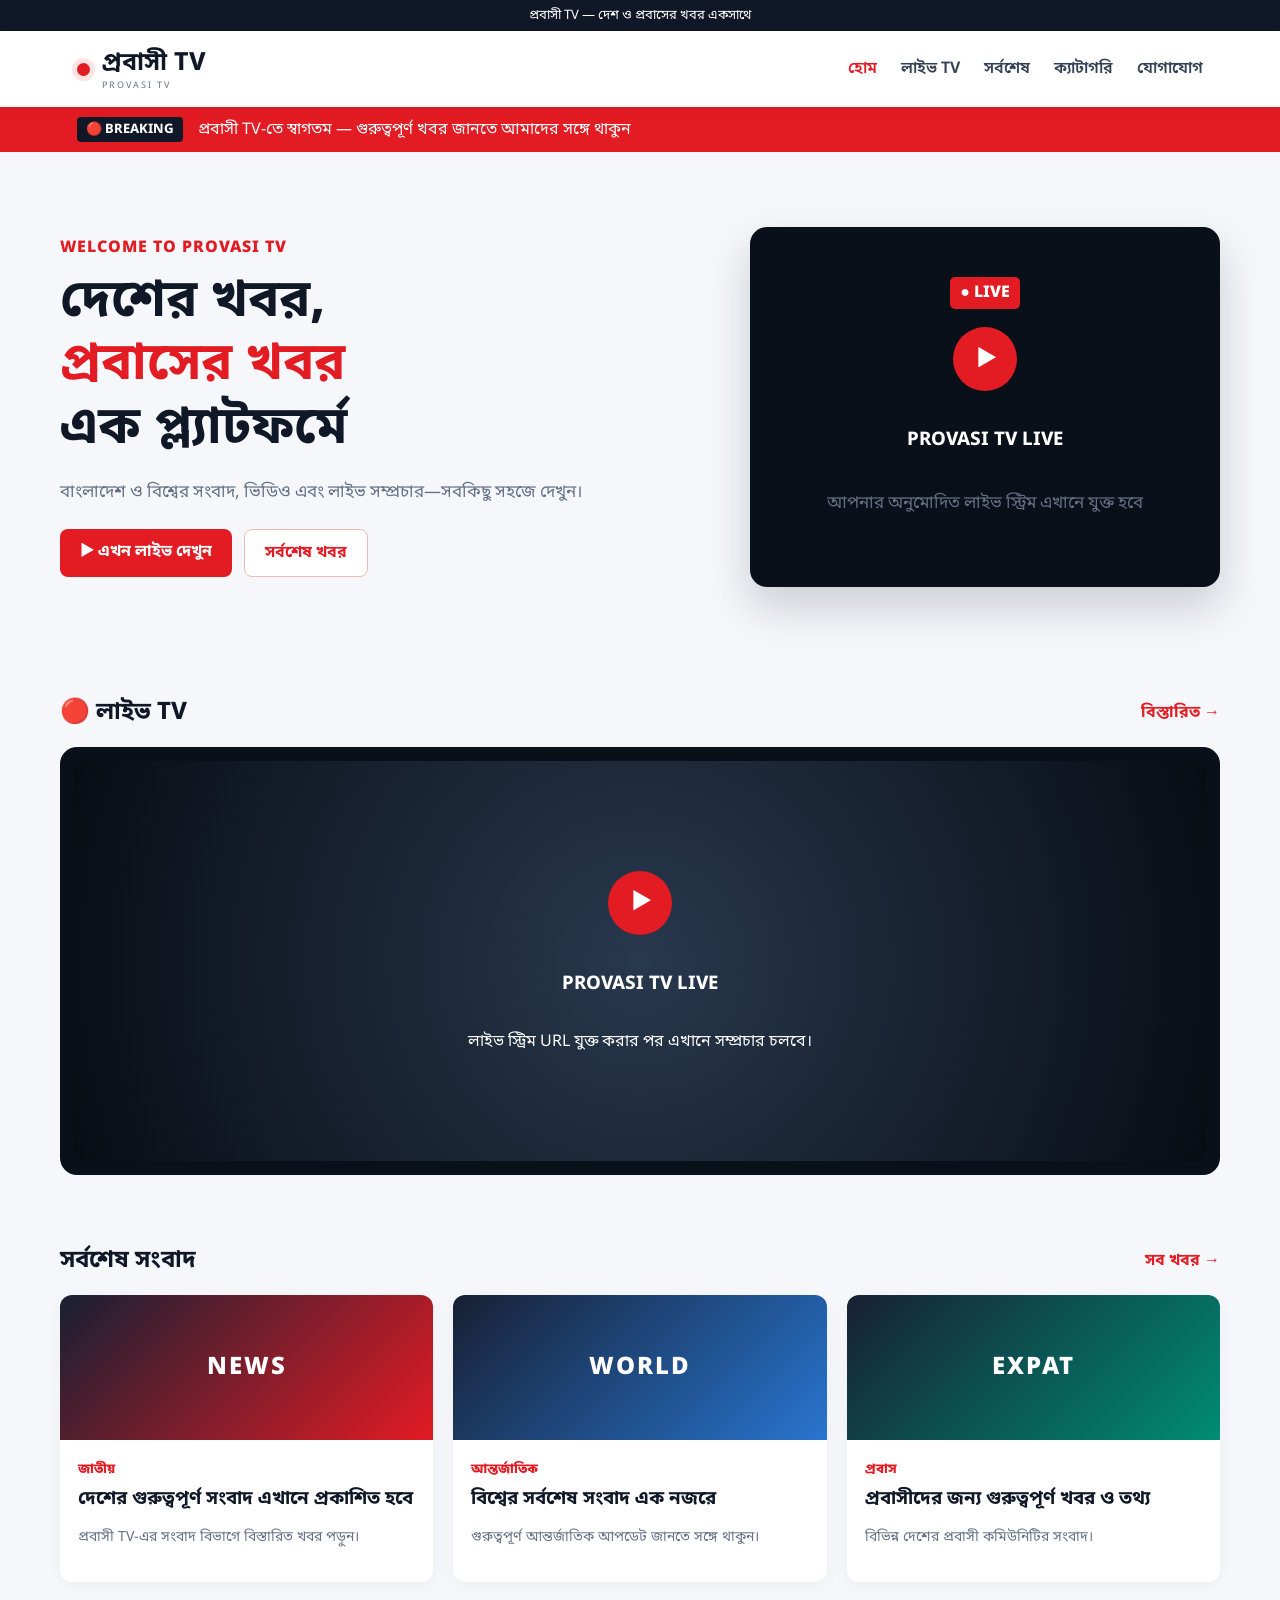
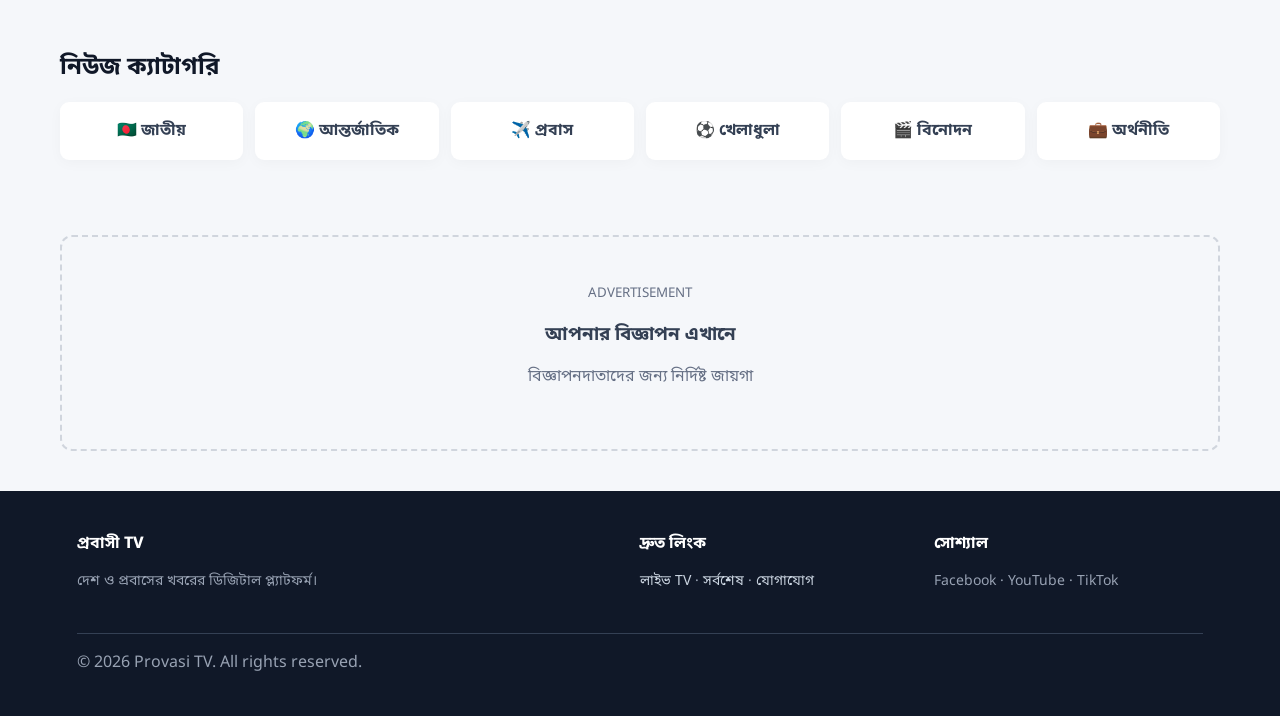
<file: index.html>
<!doctype html><html lang="bn"><head>
<meta charset="utf-8"><meta name="viewport" content="width=device-width,initial-scale=1">
<meta name="description" content="প্রবাসী TV — দেশ ও প্রবাসের খবর, লাইভ টিভি ও ভিডিও সংবাদ।">
<title>প্রবাসী TV | Provasi TV</title><link rel="stylesheet" href="style.css"></head><body>
<div class="top">প্রবাসী TV — দেশ ও প্রবাসের খবর একসাথে</div>
<header><a class="brand" href="index.html"><i></i><span><b>প্রবাসী TV</b><small>PROVASI TV</small></span></a>
<nav><a class="active" href="index.html">হোম</a><a href="live.html">লাইভ TV</a><a href="news.html">সর্বশেষ</a><a href="#categories">ক্যাটাগরি</a><a href="contact.html">যোগাযোগ</a></nav>
<button class="hamb" onclick="menu()">☰</button></header>
<div class="breaking"><strong>🔴 BREAKING</strong><div id="ticker">প্রবাসী TV-তে স্বাগতম — গুরুত্বপূর্ণ খবর জানতে আমাদের সঙ্গে থাকুন</div></div>
<main>
<section class="hero"><div><label>WELCOME TO PROVASI TV</label><h1>দেশের খবর,<br><em>প্রবাসের খবর</em><br>এক প্ল্যাটফর্মে</h1><p>বাংলাদেশ ও বিশ্বের সংবাদ, ভিডিও এবং লাইভ সম্প্রচার—সবকিছু সহজে দেখুন।</p><div class="actions"><a class="btn" href="live.html">▶ এখন লাইভ দেখুন</a><a class="btn ghost" href="news.html">সর্বশেষ খবর</a></div></div>
<div class="hero-video"><div class="livebadge">● LIVE</div><div class="play">▶</div><h3>PROVASI TV LIVE</h3><p>আপনার অনুমোদিত লাইভ স্ট্রিম এখানে যুক্ত হবে</p></div></section>
<section class="section"><div class="head"><h2>🔴 লাইভ TV</h2><a href="live.html">বিস্তারিত →</a></div><div class="player"><div><span class="play">▶</span><h3>PROVASI TV LIVE</h3><p>লাইভ স্ট্রিম URL যুক্ত করার পর এখানে সম্প্রচার চলবে।</p></div></div></section>
<section class="section"><div class="head"><h2>সর্বশেষ সংবাদ</h2><a href="news.html">সব খবর →</a></div><div class="cards">
<article><div class="pic p1">NEWS</div><div class="pad"><small>জাতীয়</small><h3>দেশের গুরুত্বপূর্ণ সংবাদ এখানে প্রকাশিত হবে</h3><p>প্রবাসী TV-এর সংবাদ বিভাগে বিস্তারিত খবর পড়ুন।</p></div></article>
<article><div class="pic p2">WORLD</div><div class="pad"><small>আন্তর্জাতিক</small><h3>বিশ্বের সর্বশেষ সংবাদ এক নজরে</h3><p>গুরুত্বপূর্ণ আন্তর্জাতিক আপডেট জানতে সঙ্গে থাকুন।</p></div></article>
<article><div class="pic p3">EXPAT</div><div class="pad"><small>প্রবাস</small><h3>প্রবাসীদের জন্য গুরুত্বপূর্ণ খবর ও তথ্য</h3><p>বিভিন্ন দেশের প্রবাসী কমিউনিটির সংবাদ।</p></div></article></div></section>
<section id="categories" class="section"><div class="head"><h2>নিউজ ক্যাটাগরি</h2></div><div class="cats"><a href="news.html?cat=national">🇧🇩 জাতীয়</a><a href="news.html?cat=world">🌍 আন্তর্জাতিক</a><a href="news.html?cat=expat">✈️ প্রবাস</a><a href="news.html?cat=sports">⚽ খেলাধুলা</a><a href="news.html?cat=ent">🎬 বিনোদন</a><a href="news.html?cat=economy">💼 অর্থনীতি</a></div></section>
<div class="ad"><small>ADVERTISEMENT</small><h3>আপনার বিজ্ঞাপন এখানে</h3><p>বিজ্ঞাপনদাতাদের জন্য নির্দিষ্ট জায়গা</p></div></main>
<footer><div><b>প্রবাসী TV</b><p>দেশ ও প্রবাসের খবরের ডিজিটাল প্ল্যাটফর্ম।</p></div><div><b>দ্রুত লিংক</b><p><a href="live.html">লাইভ TV</a> · <a href="news.html">সর্বশেষ</a> · <a href="contact.html">যোগাযোগ</a></p></div><div><b>সোশ্যাল</b><p>Facebook · YouTube · TikTok</p></div><div class="copy">© 2026 Provasi TV. All rights reserved.</div></footer>
<script src="script.js"></script></body></html>
</file>
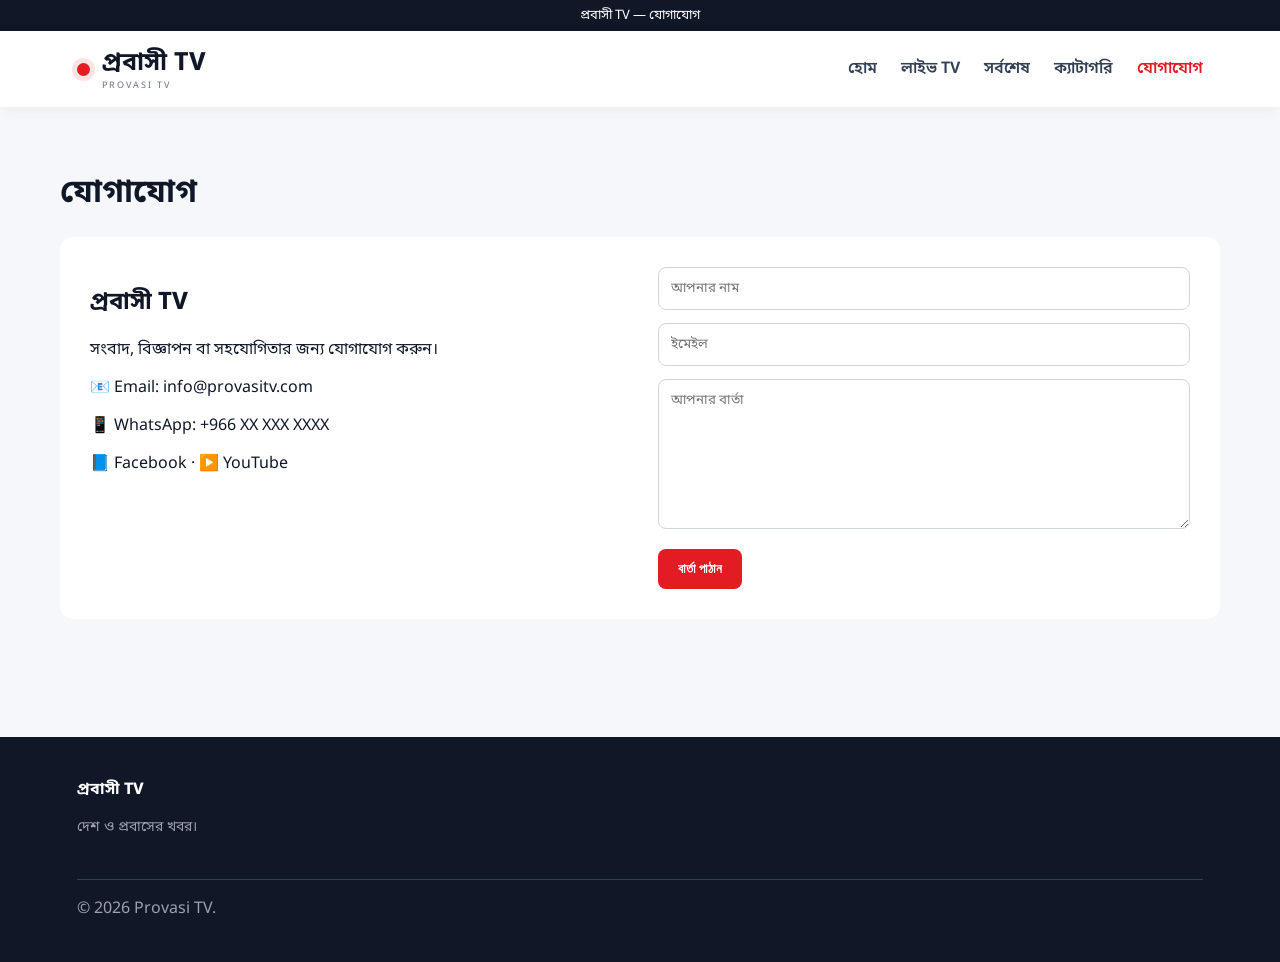
<file: contact.html>
<!doctype html><html lang="bn"><head><meta charset="utf-8"><meta name="viewport" content="width=device-width,initial-scale=1"><title>যোগাযোগ | Provasi TV</title><link rel="stylesheet" href="style.css"></head><body>
<div class="top">প্রবাসী TV — যোগাযোগ</div><header><a class="brand" href="index.html"><i></i><span><b>প্রবাসী TV</b><small>PROVASI TV</small></span></a><nav><a href="index.html">হোম</a><a href="live.html">লাইভ TV</a><a href="news.html">সর্বশেষ</a><a href="index.html#categories">ক্যাটাগরি</a><a class="active" href="contact.html">যোগাযোগ</a></nav><button class="hamb" onclick="menu()">☰</button></header>
<main class="page"><h1>যোগাযোগ</h1><div class="contact"><div><h2>প্রবাসী TV</h2><p>সংবাদ, বিজ্ঞাপন বা সহযোগিতার জন্য যোগাযোগ করুন।</p><p>📧 Email: info@provasitv.com</p><p>📱 WhatsApp: +966 XX XXX XXXX</p><p>📘 Facebook · ▶️ YouTube</p></div><form onsubmit="return sendForm()"><input required placeholder="আপনার নাম"><input required type="email" placeholder="ইমেইল"><textarea required placeholder="আপনার বার্তা"></textarea><button class="btn">বার্তা পাঠান</button></form></div></main>
<footer><div><b>প্রবাসী TV</b><p>দেশ ও প্রবাসের খবর।</p></div><div class="copy">© 2026 Provasi TV.</div></footer><script src="script.js"></script></body></html>
</file>
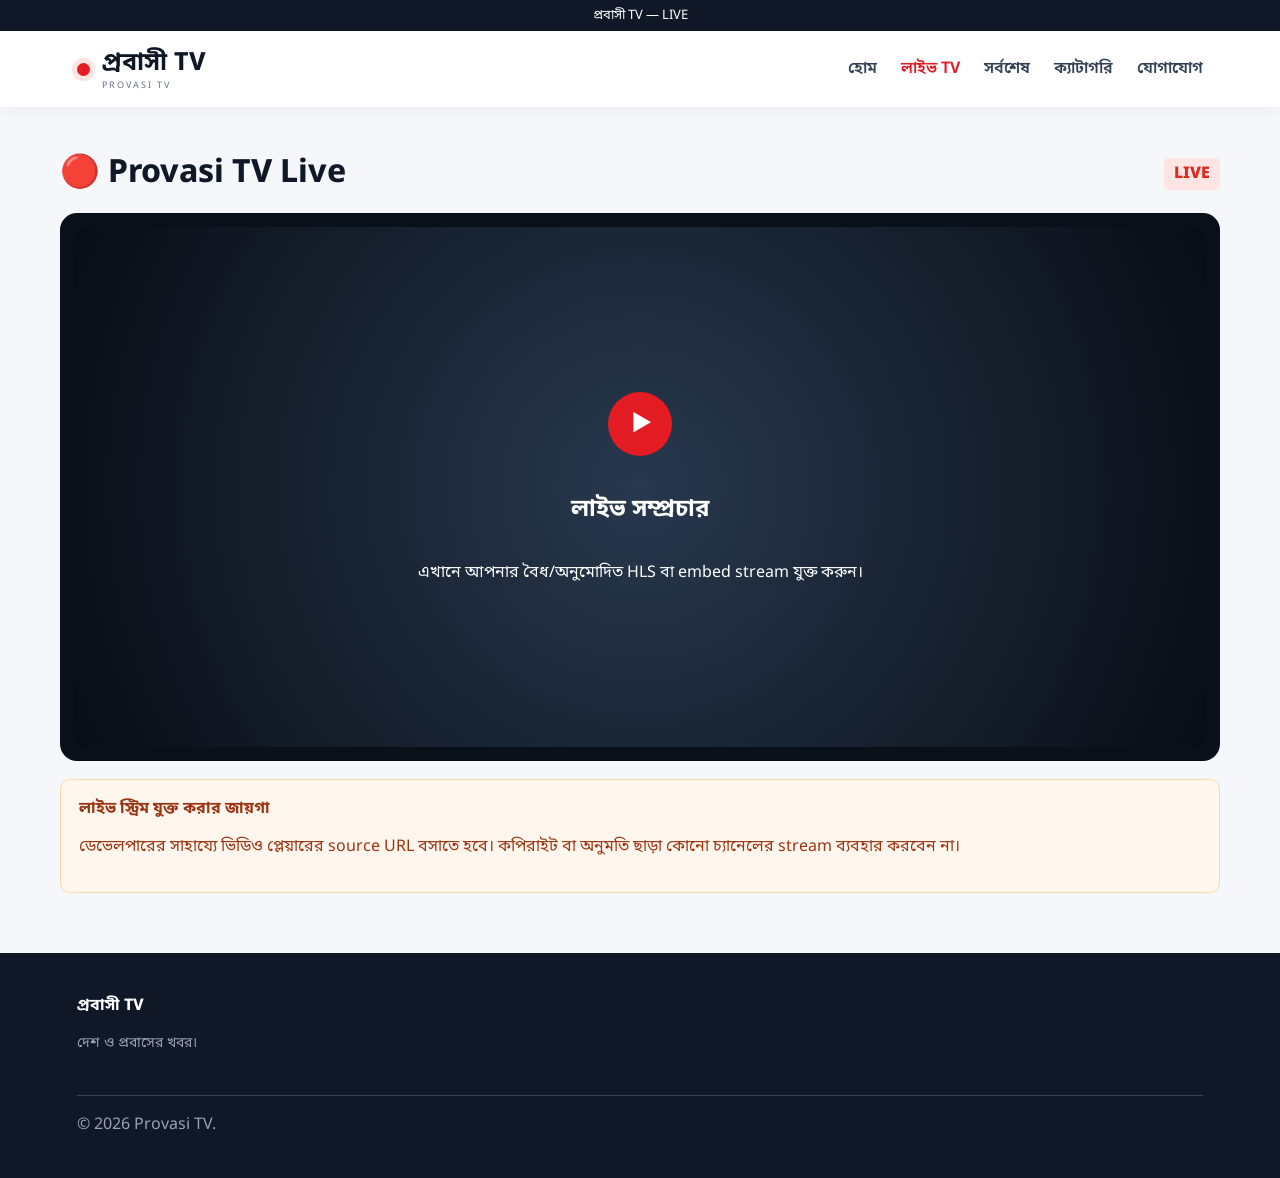
<file: live.html>
<!doctype html><html lang="bn"><head><meta charset="utf-8"><meta name="viewport" content="width=device-width,initial-scale=1"><title>লাইভ TV | Provasi TV</title><link rel="stylesheet" href="style.css"></head><body>
<div class="top">প্রবাসী TV — LIVE</div><header><a class="brand" href="index.html"><i></i><span><b>প্রবাসী TV</b><small>PROVASI TV</small></span></a><nav><a href="index.html">হোম</a><a class="active" href="live.html">লাইভ TV</a><a href="news.html">সর্বশেষ</a><a href="index.html#categories">ক্যাটাগরি</a><a href="contact.html">যোগাযোগ</a></nav><button class="hamb" onclick="menu()">☰</button></header>
<main class="page"><div class="head"><h1>🔴 Provasi TV Live</h1><span class="tag">LIVE</span></div>
<div class="player large"><div><span class="play">▶</span><h2>লাইভ সম্প্রচার</h2><p>এখানে আপনার বৈধ/অনুমোদিত HLS বা embed stream যুক্ত করুন।</p></div></div>
<div class="notice"><b>লাইভ স্ট্রিম যুক্ত করার জায়গা</b><p>ডেভেলপারের সাহায্যে ভিডিও প্লেয়ারের source URL বসাতে হবে। কপিরাইট বা অনুমতি ছাড়া কোনো চ্যানেলের stream ব্যবহার করবেন না।</p></div></main>
<footer><div><b>প্রবাসী TV</b><p>দেশ ও প্রবাসের খবর।</p></div><div class="copy">© 2026 Provasi TV.</div></footer><script src="script.js"></script></body></html>
</file>
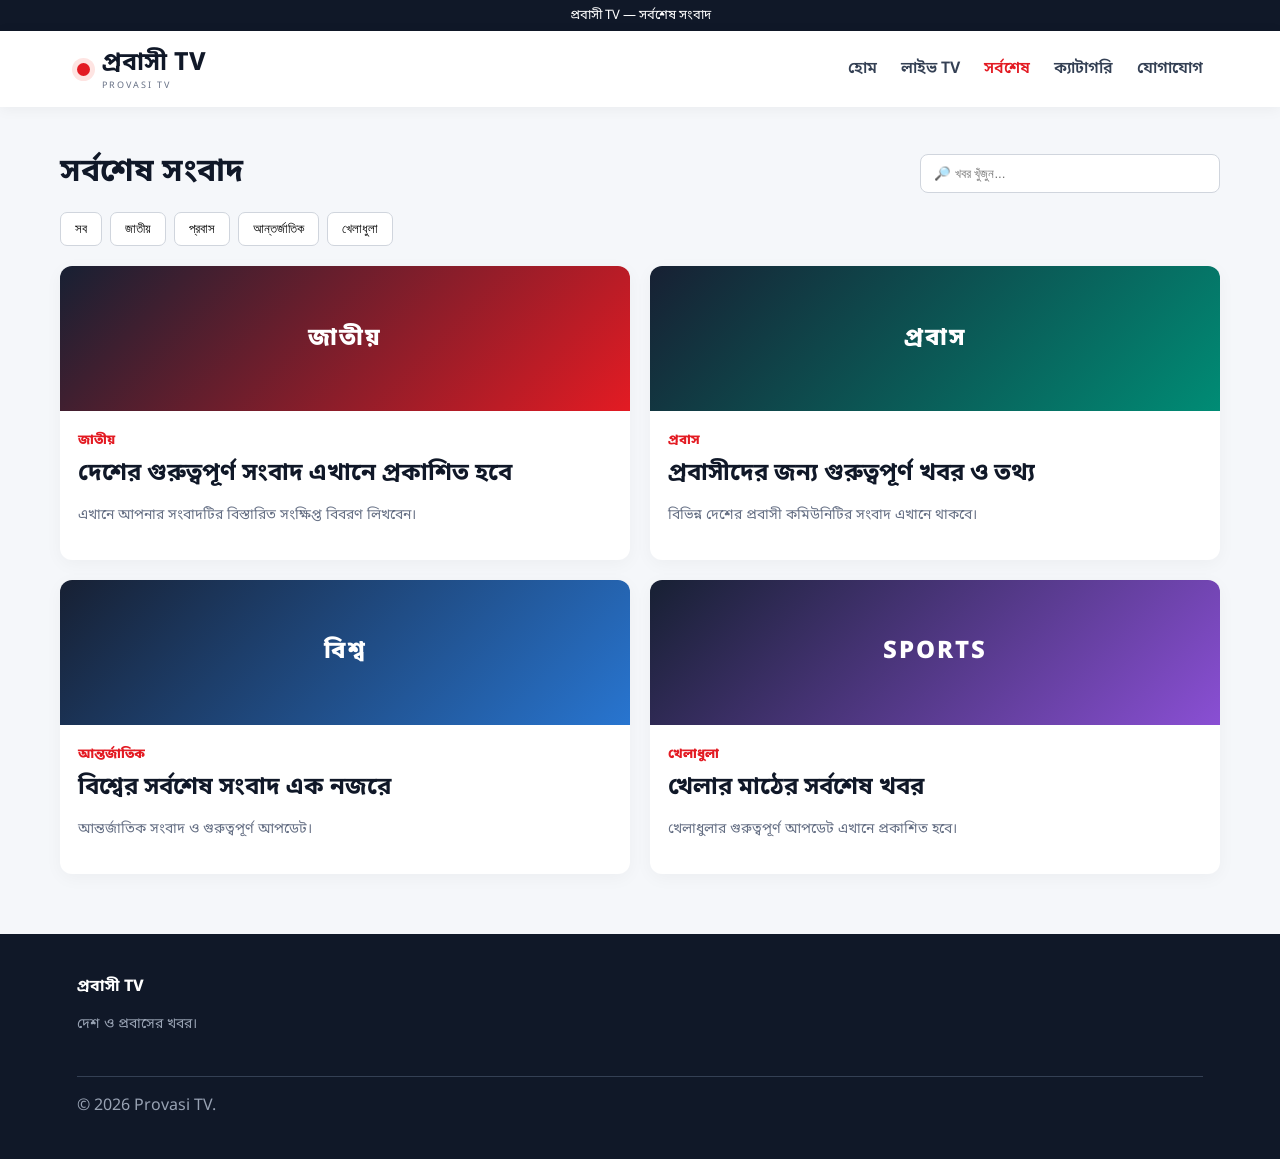
<file: news.html>
<!doctype html><html lang="bn"><head><meta charset="utf-8"><meta name="viewport" content="width=device-width,initial-scale=1"><title>সর্বশেষ সংবাদ | Provasi TV</title><link rel="stylesheet" href="style.css"></head><body>
<div class="top">প্রবাসী TV — সর্বশেষ সংবাদ</div><header><a class="brand" href="index.html"><i></i><span><b>প্রবাসী TV</b><small>PROVASI TV</small></span></a><nav><a href="index.html">হোম</a><a href="live.html">লাইভ TV</a><a class="active" href="news.html">সর্বশেষ</a><a href="index.html#categories">ক্যাটাগরি</a><a href="contact.html">যোগাযোগ</a></nav><button class="hamb" onclick="menu()">☰</button></header>
<main class="page"><div class="head"><h1>সর্বশেষ সংবাদ</h1><input id="search" placeholder="🔎 খবর খুঁজুন..." oninput="filterNews()"></div>
<div class="filter"><button onclick="showAll()">সব</button><button onclick="filterCat('জাতীয়')">জাতীয়</button><button onclick="filterCat('প্রবাস')">প্রবাস</button><button onclick="filterCat('আন্তর্জাতিক')">আন্তর্জাতিক</button><button onclick="filterCat('খেলাধুলা')">খেলাধুলা</button></div>
<div id="newslist" class="newslist">
<article data-cat="জাতীয়"><div class="pic p1">জাতীয়</div><div class="pad"><small>জাতীয়</small><h2>দেশের গুরুত্বপূর্ণ সংবাদ এখানে প্রকাশিত হবে</h2><p>এখানে আপনার সংবাদটির বিস্তারিত সংক্ষিপ্ত বিবরণ লিখবেন।</p></div></article>
<article data-cat="প্রবাস"><div class="pic p3">প্রবাস</div><div class="pad"><small>প্রবাস</small><h2>প্রবাসীদের জন্য গুরুত্বপূর্ণ খবর ও তথ্য</h2><p>বিভিন্ন দেশের প্রবাসী কমিউনিটির সংবাদ এখানে থাকবে।</p></div></article>
<article data-cat="আন্তর্জাতিক"><div class="pic p2">বিশ্ব</div><div class="pad"><small>আন্তর্জাতিক</small><h2>বিশ্বের সর্বশেষ সংবাদ এক নজরে</h2><p>আন্তর্জাতিক সংবাদ ও গুরুত্বপূর্ণ আপডেট।</p></div></article>
<article data-cat="খেলাধুলা"><div class="pic p4">SPORTS</div><div class="pad"><small>খেলাধুলা</small><h2>খেলার মাঠের সর্বশেষ খবর</h2><p>খেলাধুলার গুরুত্বপূর্ণ আপডেট এখানে প্রকাশিত হবে।</p></div></article></div></main>
<footer><div><b>প্রবাসী TV</b><p>দেশ ও প্রবাসের খবর।</p></div><div class="copy">© 2026 Provasi TV.</div></footer><script src="script.js"></script></body></html>
</file>
<file: style.css>
@import url('https://fonts.googleapis.com/css2?family=Noto+Sans+Bengali:wght@400;500;600;700;800&display=swap');
*{box-sizing:border-box}html{scroll-behavior:smooth}body{margin:0;font-family:'Noto Sans Bengali',Arial,sans-serif;background:#f5f7fa;color:#101828}.top{background:#101828;color:#fff;text-align:center;padding:7px;font-size:13px}header{height:76px;background:#fff;display:flex;align-items:center;justify-content:space-between;padding:0 6%;position:sticky;top:0;z-index:20;box-shadow:0 2px 14px #0000000d}.brand{display:flex;align-items:center;gap:12px;text-decoration:none;color:#101828}.brand i{width:13px;height:13px;background:#e31b23;border-radius:50%;box-shadow:0 0 0 5px #fee4e2}.brand b{display:block;font-size:25px}.brand small{display:block;color:#667085;font-size:9px;letter-spacing:2px}nav{display:flex;gap:24px}nav a{color:#344054;text-decoration:none;font-weight:600}nav a.active,nav a:hover{color:#e31b23}.hamb{display:none;border:0;background:none;font-size:25px}.breaking{background:#e31b23;color:white;display:flex;gap:15px;align-items:center;padding:10px 6%}.breaking strong{background:#101828;padding:4px 9px;border-radius:4px;font-size:13px}main{max-width:1200px;margin:auto;padding:0 20px}.hero{display:grid;grid-template-columns:1.15fr .85fr;gap:55px;align-items:center;padding:75px 0}.hero label{font-weight:800;color:#e31b23;letter-spacing:1px}.hero h1{font-size:52px;line-height:1.22;margin:12px 0}.hero em{color:#e31b23;font-style:normal}.hero p{color:#667085;line-height:1.8;font-size:17px}.actions{display:flex;gap:12px;margin-top:20px}.btn{display:inline-block;background:#e31b23;color:#fff;border:0;border-radius:8px;padding:12px 20px;text-decoration:none;font-weight:700;cursor:pointer}.ghost{background:white;color:#e31b23;border:1px solid #f2b8b5}.hero-video,.player{background:#0a101a;border-radius:17px;padding:14px;color:white}.hero-video{height:360px;display:flex;flex-direction:column;align-items:center;justify-content:center;text-align:center;box-shadow:0 20px 45px #10182830}.livebadge{background:#e31b23;border-radius:5px;padding:5px 10px;font-weight:800}.play{width:64px;height:64px;background:#e31b23;border-radius:50%;display:flex;align-items:center;justify-content:center;font-size:25px;padding-left:4px;margin:18px}.section{padding:35px 0}.head{display:flex;align-items:center;justify-content:space-between;gap:15px;margin-bottom:18px}.head h1,.head h2{margin:0}.head a{color:#e31b23;text-decoration:none;font-weight:700}.player>div{height:400px;border-radius:10px;background:radial-gradient(circle,#28384d,#080d15);display:flex;flex-direction:column;align-items:center;justify-content:center;text-align:center}.cards{display:grid;grid-template-columns:repeat(3,1fr);gap:20px}.cards article,.newslist article{background:#fff;border-radius:12px;overflow:hidden;box-shadow:0 4px 18px #0000000a}.pic{height:145px;display:flex;align-items:center;justify-content:center;color:white;font-weight:800;font-size:24px;letter-spacing:2px}.p1{background:linear-gradient(135deg,#172033,#e31b23)}.p2{background:linear-gradient(135deg,#172033,#2875d0)}.p3{background:linear-gradient(135deg,#172033,#008c75)}.p4{background:linear-gradient(135deg,#172033,#8a4fd4)}.pad{padding:18px}.pad small{color:#e31b23;font-weight:800}.pad h2,.pad h3{margin:7px 0}.pad p{color:#667085;font-size:14px;line-height:1.7}.cats{display:grid;grid-template-columns:repeat(6,1fr);gap:12px}.cats a{background:#fff;color:#344054;text-decoration:none;padding:18px 8px;text-align:center;border-radius:9px;font-weight:700;box-shadow:0 3px 14px #00000008}.ad{margin:40px 0;padding:45px;text-align:center;border:2px dashed #d0d5dd;border-radius:12px;color:#667085}.ad h3{color:#344054}.page{padding-top:45px;padding-bottom:60px;min-height:70vh}.tag{background:#fee4e2;color:#d92d20;padding:5px 10px;border-radius:5px;font-weight:800}.large>div{height:520px}.notice{background:#fff7ed;border:1px solid #fed7aa;border-radius:10px;padding:18px;margin-top:18px;color:#9a3412}.newslist{display:grid;grid-template-columns:repeat(2,1fr);gap:20px}.filter{display:flex;gap:8px;flex-wrap:wrap;margin-bottom:20px}.filter button{border:1px solid #d0d5dd;background:white;padding:8px 14px;border-radius:7px;cursor:pointer}.filter button:hover{border-color:#e31b23;color:#e31b23}#search{max-width:300px;width:100%;padding:11px 13px;border:1px solid #d0d5dd;border-radius:8px}.contact{display:grid;grid-template-columns:1fr 1fr;gap:35px;background:#fff;border-radius:14px;padding:30px}.contact input,.contact textarea{width:100%;padding:12px;margin-bottom:13px;border:1px solid #d0d5dd;border-radius:8px;font-family:inherit}.contact textarea{height:150px;resize:vertical}footer{background:#101828;color:#fff;padding:42px 6%;display:grid;grid-template-columns:2fr 1fr 1fr;gap:25px}footer p{color:#98a2b3;font-size:14px;line-height:1.8}footer a{color:#cbd5e1;text-decoration:none}.copy{grid-column:1/-1;border-top:1px solid #344054;padding-top:18px;color:#98a2b3}
@media(max-width:800px){header{padding:0 20px}nav{display:none}.hamb{display:block}.hero{grid-template-columns:1fr;padding:45px 0}.hero h1{font-size:37px}.cards,.newslist,.contact{grid-template-columns:1fr}.cats{grid-template-columns:repeat(2,1fr)}.player>div,.large>div{height:300px}.breaking div{white-space:nowrap;overflow:hidden;text-overflow:ellipsis}footer{grid-template-columns:1fr}.head{align-items:flex-start;flex-wrap:wrap}}
</file>
